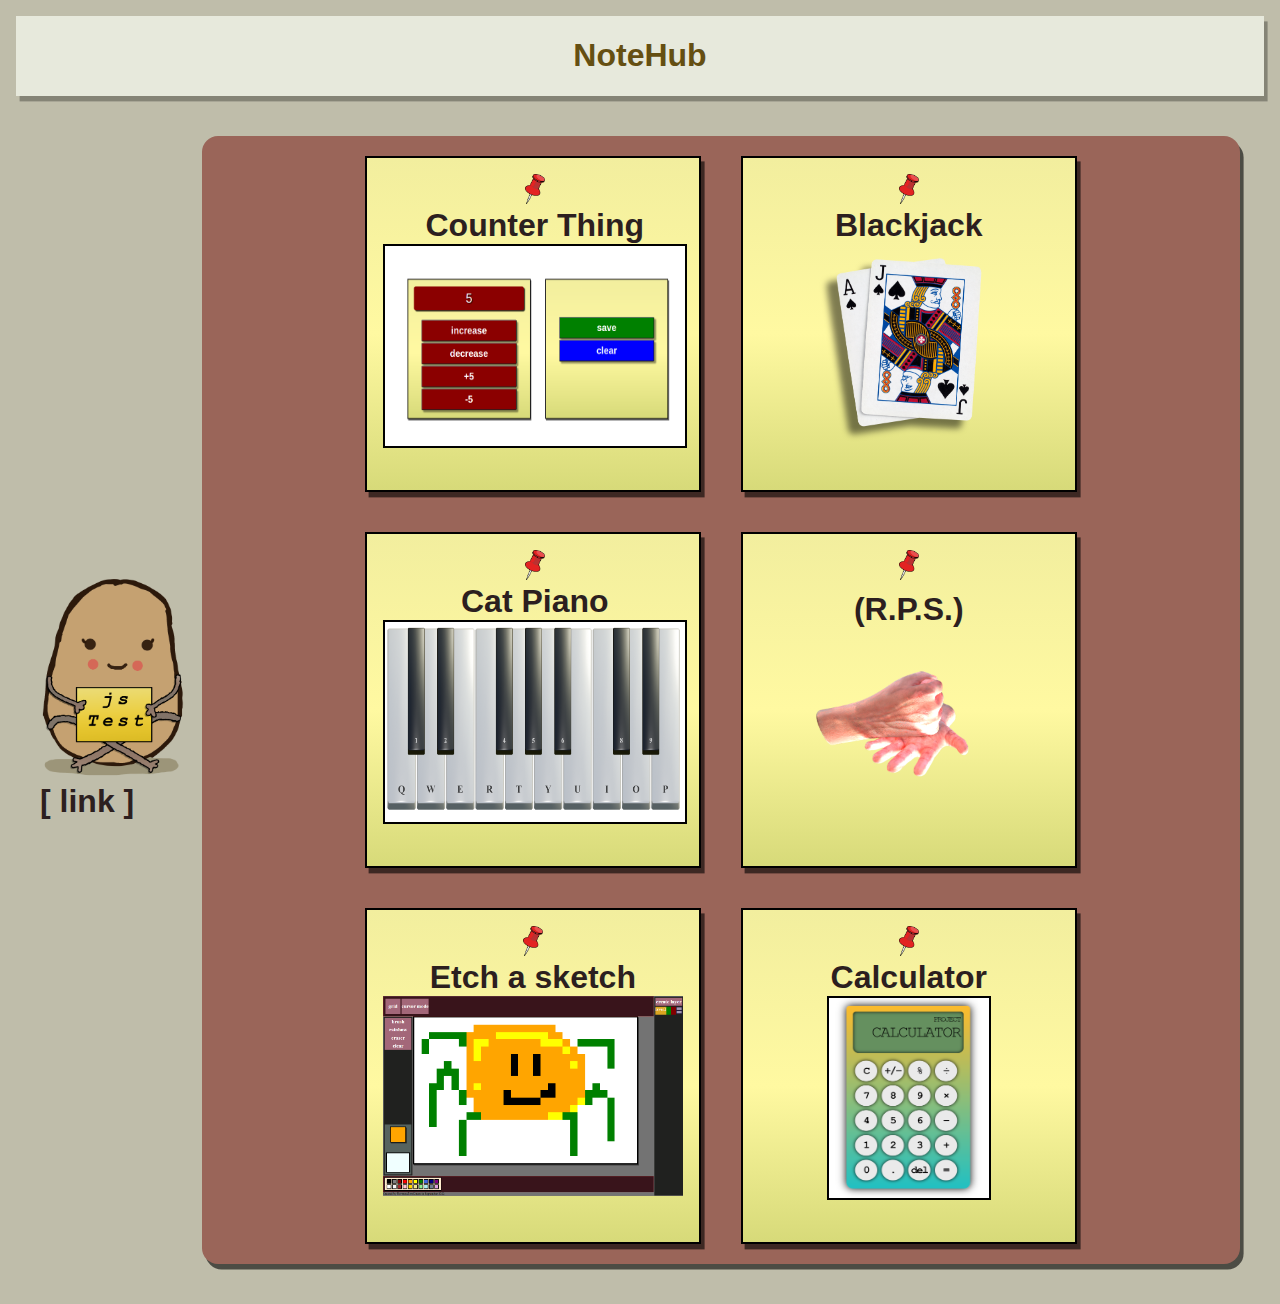
<file: index.html>
<!DOCTYPE html>

<html>
    <head>
        <meta charset="utf-8">
        
        <title>JavaScript test</title>
        <link rel="stylesheet" href="style.css">
        <meta name="viewport" content="width=1024px">
       
    </head>




    <body>


        <div class="div-main">      
        <span class="big-header"><h1>NoteHub</h1></span>

        <div class="div-organizer">


        <div class="cute">
            <img src="img/cute.png" alt="cute dino"><br>
            <a href="index.html">[ link ]</a>
        </div>


        <div class="content">


            <div class="mini-content" style="flex-direction: column;">
                <img src="img/needle.png" alt="">
                <a href="project1/project1.html" style="font-size:32px; text-align: center;">Counter Thing
                 <img src="img/project1.png" style="height: 200px; width: 300px; border: black solid 2px;">
                </a>
               
            </div>


            <div class="mini-content" style="flex-direction: column;">
                
                <img src="img/needle.png" alt="">
                <a href="project2/project2.html" style="font-size:32px; text-align: center;">Blackjack
                 <img class="img_shadow" src="img/blackjack.png" style="height: 200px;">
                </a>
               
            </div>


            <div class="mini-content">
                <img src="img/needle.png" alt=""><a href="project3/index.html" style="font-size:32px; text-align: center;">Cat Piano
                 <img src="img/piano.png" style="height: 200px; width: 300px; border: black solid 2px;"><br> 
            </div>

            <div class="mini-content" style="flex-direction: column;">
                <img src="img/needle.png" alt="">
                <a href="project4/index.html" style="font-size:32px; text-align: center;">(R.P.S.)
                 <img src="img/rps.png" style="height: 200px; width:200px">
                </a>
               
            </div>

            <div class="mini-content" style="flex-direction: column;">
                <img src="img/needle.png" alt="">
                <a href="project5/index.html" style="font-size:32px; text-align: center;">Etch a sketch
                 <img src="img/etch.png" style="height: 200px; width:300px">
                </a>
            </div>
            
            <div class="mini-content" style="flex-direction: column;">
                <img src="img/needle.png" alt="">
                <a href="project6/index.html" style="font-size:32px; text-align: center;">Calculator
                 <img src="img/calculator.png" style="height: 200px; width:160px;border: black solid 2px;">
                </a>
               
            </div>



    </div>
        



    </div>  
    </body>
</html>
</file>
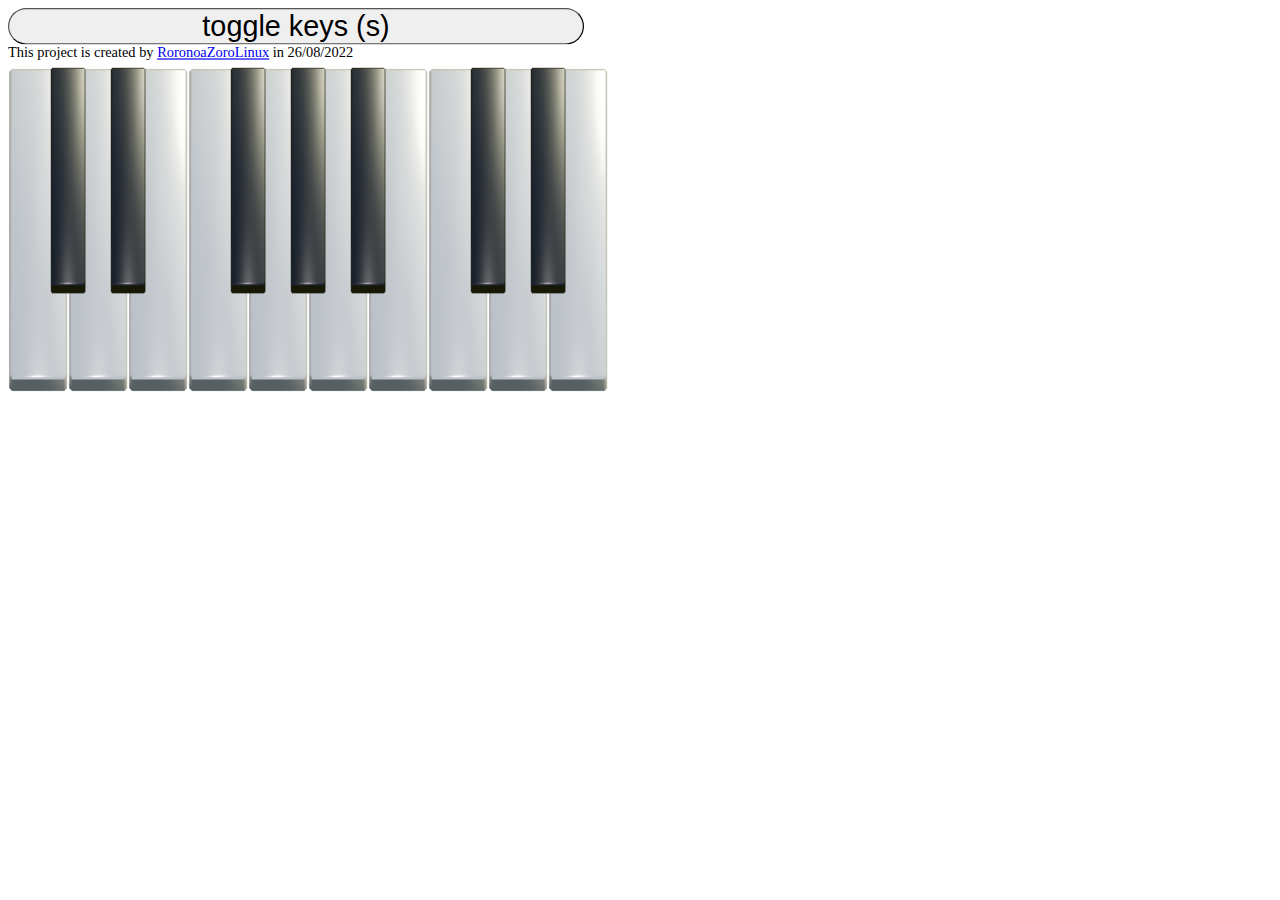
<file: project3/index.html>
<!DOCTYPE html>
<html lang="en-us">
  <head>
    <meta charset="utf-8">
    <meta name="viewport" content="width=950px , user-scalable=0">
    <title>piyano</title>

    <style>


    body{
      height: 80vh;
      transform-origin: top left;
      display: flex;
      flex-direction: column;
   
    
    }

    button{
      font-size: 3em;
      max-width: 20em;
      border-radius: 2em;

    }
   .img_key{
    background: url(sprites.png) 0px;
    
    height: 550px;
    width: 100px;
    top:2em;
    position: fixed;
    transform-origin: top center;
   
    
   }

   .img_key_black{
    background: url(sprites.png) 1000px;
    
    height: 550px;
    width: 100px;
    position: fixed;
    left: 50px;
    top:2em;
    transform-origin: top center;

    -webkit-transform: scale(0.6, 0.7);
    -moz-transform: scale(0.6 ,0.7);
    -o-transform: scale(0.6, 0.7);
    transform: scale(0.6 , 0.7);
    overflow: hidden;
  
   }

   .img_key *,
   .img_key_black *{
    pointer-events: none;
   }


   .keyboard{
    
    display: flex;

   

   }
   p{
    display: flex;
    align-items: flex-end;
    text-align: center;
    justify-content: center;
    font-size: 32px;
    user-select: none;

   }
   .note{
    
    font-weight: bold;
    opacity: 0.7;
    margin-bottom: 50px;
    display: inline;
   }



@media(max-width: 1921px) {
  body {
       -webkit-transform: scale(0.8);
    -moz-transform: scale(0.8);
    -o-transform: scale(0.8);
    transform: scale(0.8);
  }
}

@media(max-width: 1369px) {
  body {
    -webkit-transform: scale(0.6);
    -moz-transform: scale(0.6);
    -o-transform: scale(0.6);
    transform: scale(0.6);
  }
}

@media(max-width: 800px) {
  body {
    -webkit-transform: scale(0.5);
    -moz-transform: scale(0.5);
    -o-transform: scale(0.5);
    transform: scale(0.5);
  }
}

@media(orientation: portrait) {
  body {
    -webkit-transform: scale(.9);
    -moz-transform: scale(.9);
    -o-transform: scale(.9);
    transform: scale(.9);
  }
}

.black{
  color:white;
}

*{
  touch-action: manipulation;
}


    </style>
  </head>

  <body>

    <span class="keyboard">
    <p data-key="1"  class="img_key"> <span class="note">Q</span> </p>
    <p data-key="2"  class="img_key"> <span class="note">W</span> </p>
    <p data-key="3"  class="img_key"><span class="note">E</span></p>
    <p data-key="4"  class="img_key"><span class="note">R</span></p>
    <p data-key="5"  class="img_key"><span class="note">T</span></p>
    <p data-key="6"  class="img_key"><span class="note">Y</span></p>
    <p data-key="7"  class="img_key"><span class="note">U</span></p>
    <p data-key="8"  class="img_key"><span class="note">I</span></p>
    <p data-key="9"  class="img_key"><span class="note">O</span></p>
    <p data-key="10" class="img_key"><span class="note">P</span></p>
    <p data-key="11" data-pos="0" class="img_key_black"><span class="note black">1</span></p>
    <p data-key="12" data-pos="1" class="img_key_black"><span class="note black">2</span></p>
    <p data-key="13" data-pos="3" class="img_key_black"><span class="note black">5</span></p>
    <p data-key="14" data-pos="4" class="img_key_black"><span class="note black">6</span></p>
    <p data-key="15" data-pos="5" class="img_key_black"><span class="note black">7</span></p>
    <p data-key="16" data-pos="7" class="img_key_black"><span class="note black">9</span></p>
    <p data-key="17" data-pos="8" class="img_key_black"><span class="note black">0</span></p>
  

    </span>
    <button onclick="showNotes()">toggle keys (s)</button>

    <div style="font-size: 1.5em;">This project is created by <a href="https://github.com/RoronoaZoroLinux">RoronoaZoroLinux</a> in 26/08/2022</div>
</body>

<script>

  alert(`This project is created by RoronoaZoroLinux in 26/08/2022 for studying some certain concepts, because of that; none of the bugs you will encounter will be fixed (for future reference). All graphics are created by myself in a 3d modelling program.`)

    const sounds =[];

    for (let i = 0 ; i < 17 ; i++){

      sounds[i] = new Audio(`notes/${i+1}.mp3`);
      
    }

    showNotes()
    showNotes()

    

    let key = document.querySelectorAll('.img_key');
    let key2 = document.querySelectorAll('.img_key_black');
  
    const array_white_keys = Array.from(key);
    const array_black_keys = Array.from(key2)
    const all_keys = array_white_keys.concat(array_black_keys); 
    
    all_keys.forEach(key => {
      key.addEventListener("mousedown" , key => playAnim(key))
    });

    array_black_keys.forEach(key => 
    {
      let datakey = key.dataset.pos;
      console.log(key.dataset.pos);
      key.style.left = (datakey*100 + 50) + "px";
    
    });

    array_white_keys.forEach(key => 
    {
      let datakey = key.dataset.key;
      key.style.left = ((datakey-1)*100) + "px";
    
    });


  const playAnim = async (e , enumarator = 'null' , val = 'null') => {
    
    let data_set_key;
    let target_classname;
    let target_style_background;
   
    let black =false;
   
    if(e.constructor.name == "KeyboardEvent") {
      
      console.log(enumarator);
      
      data_set_key =enumarator;
  
      if(enumarator > 10) black = true;
      
      target_style = val.style;
      
      
    }

    else if(e.constructor.name == "MouseEvent") {

      data_set_key = e.target.dataset.key;
      target_classname = e.target.className;
      target_style = e.target.style;

    }

    else return;
    
    
    

    sounds[(data_set_key)-1].currentTime = 0;
    sounds[(data_set_key)-1].play();


    if(target_classname == "img_key_black"){   
      black =true;
    }
  

    for ( let i = 1 ; i < 10 ; i++) {


      await new Promise(r => setTimeout(r, 10));
      
      if(black){
        target_style.background = `url(sprites.png) ${ -1000 - i*100}px`
      }
      else{
        target_style.background = `url(sprites.png) ${ i*-100}px`
      }
    }
    
    for ( let i = 1 ; i < 11 ; i++) {

      await new Promise(r => setTimeout(r, 10));

      if(black){
        target_style.background = `url(sprites.png) ${ -2000 + i*100}px`
      }
      else{
        target_style.background = `url(sprites.png) ${(-1000)+(i*100)}px`
      }
      
      
    }


}


function showNotes(){
  const array =  Array.from(document.querySelectorAll(".note")).forEach( element => { element.style.display == 'inline' ? element.style.display = 'none' : element.style.display ='inline'});
 


}

const enumKeys = {

q: 1, Q:1,
w: 2, W:2,
e: 3, E:3,
r: 4, R:4,
t: 5, T:5,
y: 6, Y:6,
u: 7, U:7,
ı: 8, I:8, i:8,
o: 9, O:9,
p: 10, P:10,
"1": 11,
"2": 12,
"5": 13,
"6": 14,
"7": 15,
"9": 16,
"0": 17


}

window.addEventListener("keydown", e=> {
  
  if(e.key =="s" || e.key == "S"){
    showNotes();
  }
  if(!enumKeys[e.key]) return;

   let val = document.querySelector(`[data-key="${enumKeys[e.key]}"]`);
  
  playAnim(e ,enumKeys[e.key] ,val );

  })
  


</script>
</html>
</file>
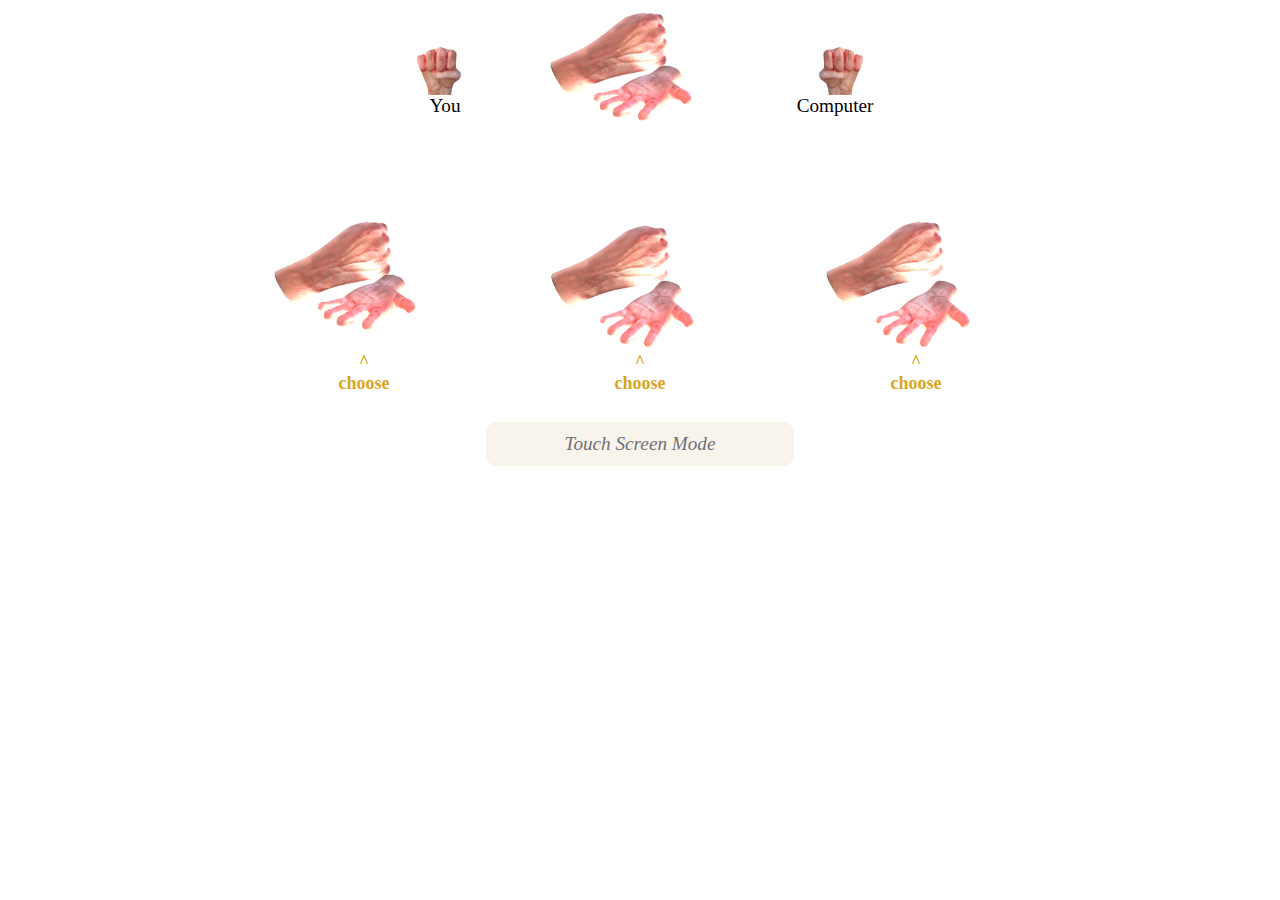
<file: project4/index.html>
<!DOCTYPE html>

<html>
    <head>
        <meta charset="utf-8">
        <meta http-equiv="X-UA-Compatible" content="IE=edge">
        <title>rps</title>
        <meta name="description" content="">
        <meta name="viewport" content="width=1024px , user-scalable=0">

        <style>

       




            body{
                height: 100vh;
                min-width: 1024px;
                background-color: white;

            }

            .counter,
            .computer_counter{
               
                background: url(sayac.png) 0px;
                height: 150px;
                width: 150px;
            }
            .counter{
                -webkit-transform: scaleX(-1);
                transform: scaleX(-1);
            }

            .sprite,
            .sprite1,
            .sprite2,
            .sprite3{
                background-color: white !important;
                height: 300px;
                width: 300px;
                margin :3rem;
                display: flex;
                align-items: flex-end;
                justify-content: center;
            }

            .sprite1{
                background: url(css_sprites.png) -3000px no-repeat !important;
            }
            .sprite2{
                background: url(css_sprites.png) -9000px no-repeat !important;
                
            }
            .sprite3{
                background: url(css_sprites.png) -6300px no-repeat !important;
            }



       


            .container{
                display: flex;
                text-align: center;
                flex-direction: row;
                justify-content: center;
                align-items: center;
                gap: 5vw;
                
            }

            .gray{
                transition: all 1s ease;
                filter: gray; /* IE6-9 */
                -webkit-filter: grayscale(1); /* Google Chrome, Safari 6+ & Opera 15+ */
                filter: grayscale(1); /* Microsoft Edge and Firefox 35+ */
            }

            .selected{
                transition: all 1s ease;
                scale: 1.2;
            }
            .mobile{
                display: none;
                font-size: 5rem;
            }

            .box{
                height: 300px;
                width:  300px;

            }

            .choose{
                color: goldenrod;
               font-weight: bolder;
               font-size: 30px;


            }

            .touch{
                background-color: rgba(244, 237, 225, 0.625);
                color: rgb(111, 111, 118);
               
                bottom: 0px;
                height: 8vh;
                width: 40vw;
                border-radius: 2vh;
                justify-content: center;
                font-size: 2rem;
                display: flex;
                align-items: center;
                font-style: italic;
            }
            @media (orientation : portrait){
                
                body *{
                    display: none;
                }
                .mobile{
                    display: block;
                
                }   
                
            }

            @media(max-height: 900px){
                body{
                    zoom: 0.6;
                }
            }

            .sprite *{
                pointer-events: none;
            }

            *{
                
                -webkit-user-select: none; /* Safari */        
                -moz-user-select: none; /* Firefox */
                -ms-user-select: none; /* IE10+/Edge */
                user-select: none; /* Standard */
                touch-action: manipulation;
            }





        </style>

    </head>



    <body>
        <div class="mobile">Oppss! It seems like you are trying to display this page on portrait mode. You must be on landscape mode to enter this project.  </div>
       
        <div style="display:flex; justify-content:center; gap:100px">
        <div >
            <div class="counter" ></div>
            
            <div style="font-size: 32px; text-align: center;">You</div> 
        </div>
        <div data-type="0" class="box"></div>
        <div >
            <div  class="computer_counter" ></div>
            
            <div style="font-size: 32px; text-align: center;">Computer</div> 
        </div>

        </div> 
        
        <div class="container">

            <div data-type="0" data-ss = "0" class="sprite"><div class="choose"><div>^</div><div>choose</div></div></div> 
            <div data-type="11" class="sprite"><div class="choose"><div>^</div><div>choose</div></div></div> 
            <div data-type="22" class="sprite"><div class="choose"><div>^</div><div>choose</div></div></div> 
        </div>

        
        <center><div class="touch">Touch Screen Mode</div></center>

    

        <script>
            let selected = false
            let touchscreen = false;

            sprite = document.querySelectorAll(".sprite");  
            sprites = Array.from(sprite);
            
            let player = 0;
            let computer = 0;
            let player_selection;
            let computer_selection;
            
            let finger = 0;
            let computer_finger = 0;
        
        const playCounter = async(computer) => {
       let i;
       let j;
       let fingy;
       if (computer == true) fingy = computer_finger;
       else fingy = finger;

        switch (fingy)
            {
                case 1:
                    i = 0;
                    j = 40;
                     break;
                case 2:
                    i = 40;
                    j = 60;
                     break;
                case 3:
                    i = 60;
                    j = 73;
                     break;
                case 4:
                    i = 73;
                    j = 80;
                     break;
                case 5:
                    i = 80;
                    j = 90;
                     break;
            }     

        for(; i < j ; i++){
            
        await new Promise(r => setTimeout(r, 35));
        
        if(computer) document.querySelector(".computer_counter").style = `background : url(sayac.png) ${(i*-150)}px !important;`;
        else document.querySelector(".counter").style = `background : url(sayac.png) ${(i*-150)}px !important;  -webkit-transform: scaleX(-1); transform: scaleX(-1);`;
           
        }
        }

            function newRound(){

                sprites.forEach( sp => {
                sp.addEventListener("mouseenter" , e => {playAnim(e)} , {once: true});
                sp.addEventListener("click", e => fselected(e.target))
            })

            Array.from(document.querySelectorAll("[data-type]")).forEach( a => { 
                a.style.background =`url(css_sprites.png) ${a.dataset.type *-300}px`; a.classList.remove("selected" , "gray");} 
                );
                
                selected = false;
            }
            

            newRound();
           
            
      

            const playAnim = async(e) => {
        
            if(!selected && !touchscreen){

            for(let i = 0 ; i < 11 ; i++ ){
                
            await new Promise(r => setTimeout(r, 35));
            if(!selected){
             e.target.style.background = `url(css_sprites.png) ${(e.target.dataset.type * 300) + (-300 *i)}px`
                }
            }
          }

        }

       



            function fselected(e){

                if(!selected){
                
                    player_selection = e.dataset.type;
                    e.classList.add("selected");

                    sprites.forEach( sp => {
                    if(sp.dataset.type != e.dataset.type){
                       

                        sp.classList.add("gray");
                    }    
                    })
                    playResult();
                    selected = true;
                }

                
                
 }

            const playResult = async() =>{
               
                let b = [11,0,22,22,11,0];
                
                for(let i = 0 ; i < 20 ; i++){
                    let a = Math.floor(Math.random()*3);
                    let c = Math.floor(Math.random()*3);
                    let foo = b[a];
                    b[a] = b[c]
                    b[c] = foo;
                        
                } 

                let a = b[0];
                computer_selection = a;

            for(let i = 0 ; i < 11 ; i++ ){
                

                await new Promise(r => setTimeout(r, 35));
                    document.querySelector(".box").style.background = `url(css_sprites.png) ${(a * 300) + (-300 *i)}px`
                }

      
          

                if (computer_selection == player_selection){
                    console.log("draw");
                }
                if (computer_selection == 0 && player_selection== 11){
                    console.log("you win");
                    finger++;
                    playCounter(false);
                }
                if (computer_selection == 11 && player_selection== 0){
                    console.log("computer win");
                    computer_finger++;
                    playCounter(true);
                }
                if (computer_selection == 11 && player_selection== 22){
                    console.log("you win");
                    finger++;
                    playCounter(false);
                }
                if (computer_selection == 22 && player_selection== 11){
                    console.log("computer win");
                    computer_finger++;
                    playCounter(true);
                }
                if (computer_selection == 0 && player_selection== 22){
                    console.log("computer win");
                    computer_finger++;
                    playCounter(true);
                }
                if (computer_selection == 22 && player_selection== 0){
                    console.log("you win");
                    finger++;
                    playCounter(false);
                }
                await new Promise(r => setTimeout(r, 2000));
                if(finger < 5 && computer_finger < 5) newRound();
                else{
                    if(finger > computer_finger){
                        alert("You win!");
                    }
                    else{
                        alert("Computer wins!")
                    }
                }
                

            }

            function touch(){

                document.querySelector("[data-ss ='0']").classList.replace('sprite','sprite1');//makas
                document.querySelector("[data-type ='11']").classList.replace('sprite','sprite2');//taş
                document.querySelector("[data-type ='22']").classList.replace('sprite','sprite3');//kaıt

            }

            document.querySelector(".touch").addEventListener("click" , e => { touchscreen = true; touch()})
       
        </script>
    </body>
</html>
</file>
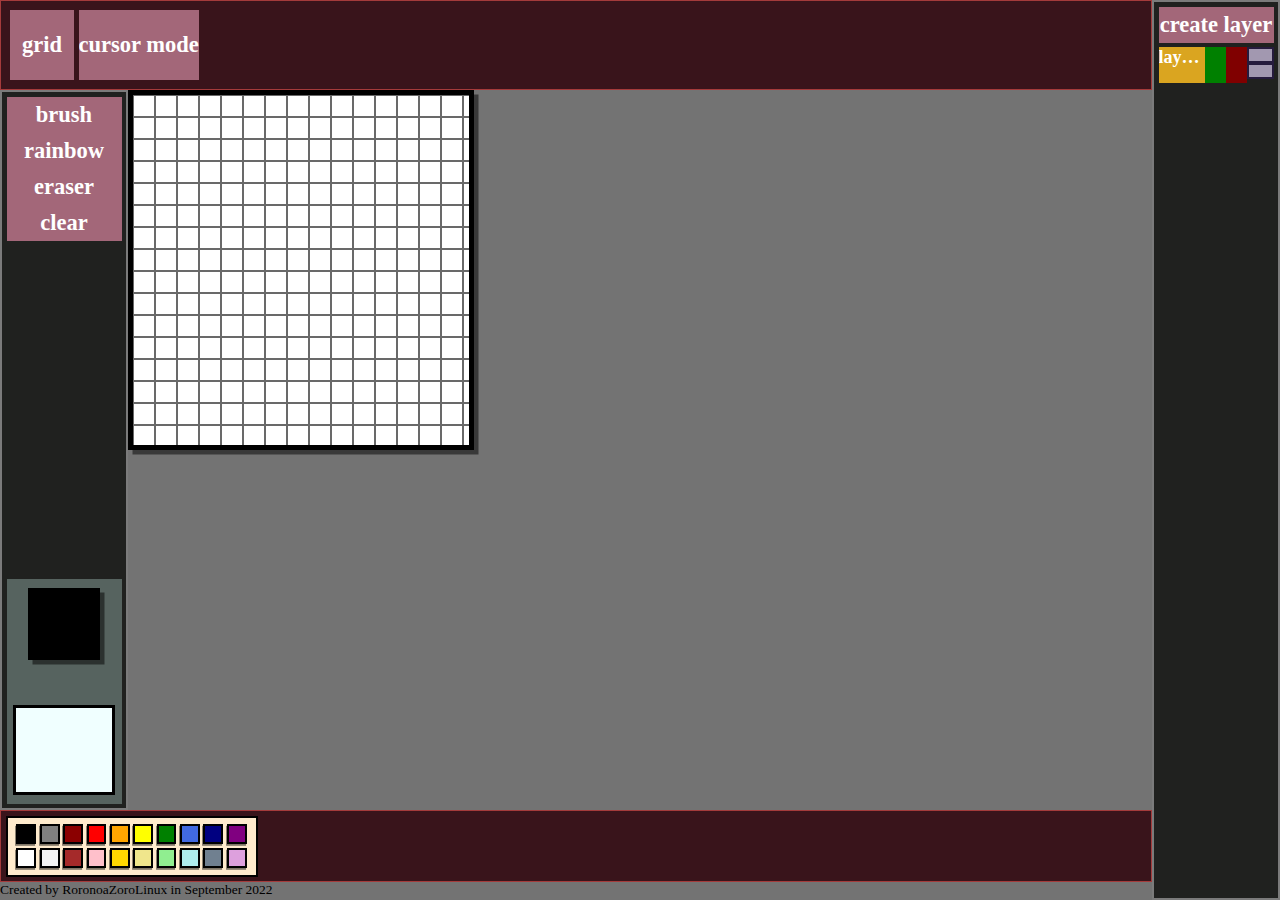
<file: project5/index.html>
<!DOCTYPE html>

<html>
    <head>
        <meta charset="utf-8">
        <meta http-equiv="X-UA-Compatible" content="IE=edge">
        <title>Etch a scetch!</title>
        <meta name="description" content="">
        <meta name="viewport" content="width=device-width, initial-scale=1">
        <link rel="stylesheet" href="style.css">
    </head>
    <body>

        <div class="layerbox">
            <div class="div_button" id="btn_create_layer">create layer</div>
        </div>
        <div class="content">
            <div class="header">
                <div class="div_button" id="btn_grid">grid</div>
                <div class="div_button" id="btn_mouseMode">cursor mode</div>
                

            </div>
            <div class="horizontal_panel">
                
                
                <div class="toolbox"> 
                    <div>
                    <div class="div_button" id="btn_black">brush</div>
                    <div class="div_button" id="btn_rainbow">rainbow</div>
                    <div class="div_button" id="btn_eraser">eraser</div>
                    <div class="div_button" id="btn_clear">clear</div>
                    </div>
                    
                    <div class="div_color_pick">
                        <div>
                            <div id="selected_color"></div>
                        </div>

                        <div>
                            <div id="color_picker"></div>
                        </div>

                    </div>
                    
                </div>
                
                <div class="scroll"><div class='box'><div class="container"></div></div>
            
            </div>

            
            </div>
            <div class="footer">
                <div class="colors_container">
                    <div style="margin: auto">
                        <div class="colorcolumn">
                            <div data-color="black" class="color"></div>
                            <div data-color="gray"  class="color"></div>
                            <div data-color="darkred" class="color"></div>
                            <div data-color="red" class="color"></div>
                            <div data-color="orange" class="color"></div>
                            <div data-color="yellow" class="color"></div>
                            <div data-color="green" class="color"></div>
                            <div data-color="royalblue" class="color"></div>
                            <div data-color="navy" class="color"></div>
                            <div data-color="purple"class="color"></div>
   
                        </div>
                        <div class="colorcolumn">
                            <div data-color="white" class="color"></div>
                            <div data-color="whitesmoke" class="color"></div>
                            <div data-color="brown" class="color"></div>
                            <div data-color="pink" class="color"></div>
                            <div data-color="gold"class="color"></div>
                            <div data-color="khaki"class="color"></div>
                            <div data-color="lightgreen"class="color"></div>
                            <div data-color="paleturquoise"class="color"></div>                           
                            <div data-color="slategray"class="color"></div>
                            <div data-color="plum"class="color"></div>
                          
                        </div>
                    </div>

                </div>
            </div>
            <div class="roronoa">Created by RoronoaZoroLinux in September 2022</div>
        </div>



        <script src="script.js" async defer></script>
    </body>
</html>
</file>
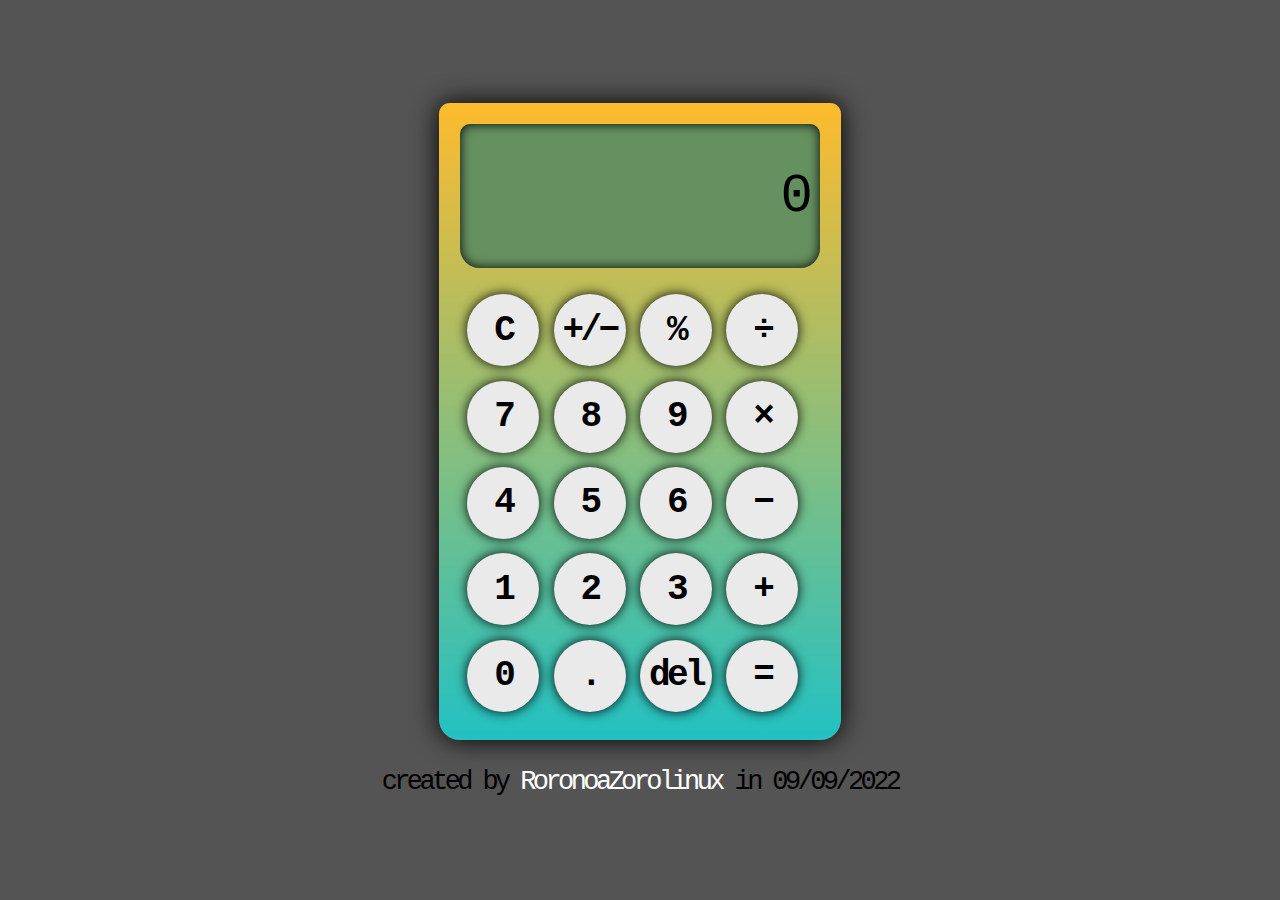
<file: project6/index.html>
<!DOCTYPE html>
<html lang="en">
<head>
    <meta charset="UTF-8">
    <meta http-equiv="X-UA-Compatible" content="IE=edge">
    <meta name="viewport" content="width=device-width, initial-scale=1.0">
    <title>Calculator</title>
    <link rel="stylesheet" href="style.css">
</head>
<body>
<div>
<div class="container">
        <div class="column">
            <div class="screen">
                <div class="column1"></div>
                <div class="column2">0</div>  
            </div>
        </div>
        <div class="column">    
        <div data-key ="C" class="dot op">C</div>
        <div data-key ="PM" class="dot op">+/−</div>
        <div data-key ="PERCENT" class="dot op">%</div>
        <div data-key ="DIVIDE" class="dot FUNC">÷</div>
        </div>
        <div class="column">    
        <div data-key ="7" class="dot num">7</div>
        <div data-key ="8" class="dot num">8</div>
        <div data-key ="9" class="dot num">9</div>
        <div data-key ="MULTIPLY"class="dot FUNC">×</div>
        </div>
        <div class="column">    
        <div data-key ="4" class="dot num">4</div>
        <div data-key ="5" class="dot num">5</div>
        <div data-key ="6" class="dot num">6</div>
        <div data-key ="MINUS" class="dot FUNC">−</div>
        </div>
        <div class="column">    
        <div data-key ="1" class="dot num">1</div>
        <div data-key ="2" class="dot num">2</div>
        <div data-key ="3" class="dot num">3</div>
        <div data-key ="PLUS" class="dot FUNC">+</div>
        </div>
        <div class="column">    
        <div data-key ="0" class="dot num">0</div>
        <div data-key ="DOT" class="dot op">.</div>
        <div data-key ="DEL" class="dot op">del</div>
        <div data-key ="RESULT" class="dot op">=</div>
        </div>
</div>
</div>
<div class="roro">created by <a href="https://github.com/RoronoaZoroLinux">RoronoaZorolinux</a> in 09/09/2022</div>
<script src="script.js"></script>
</body>
</html>
</file>
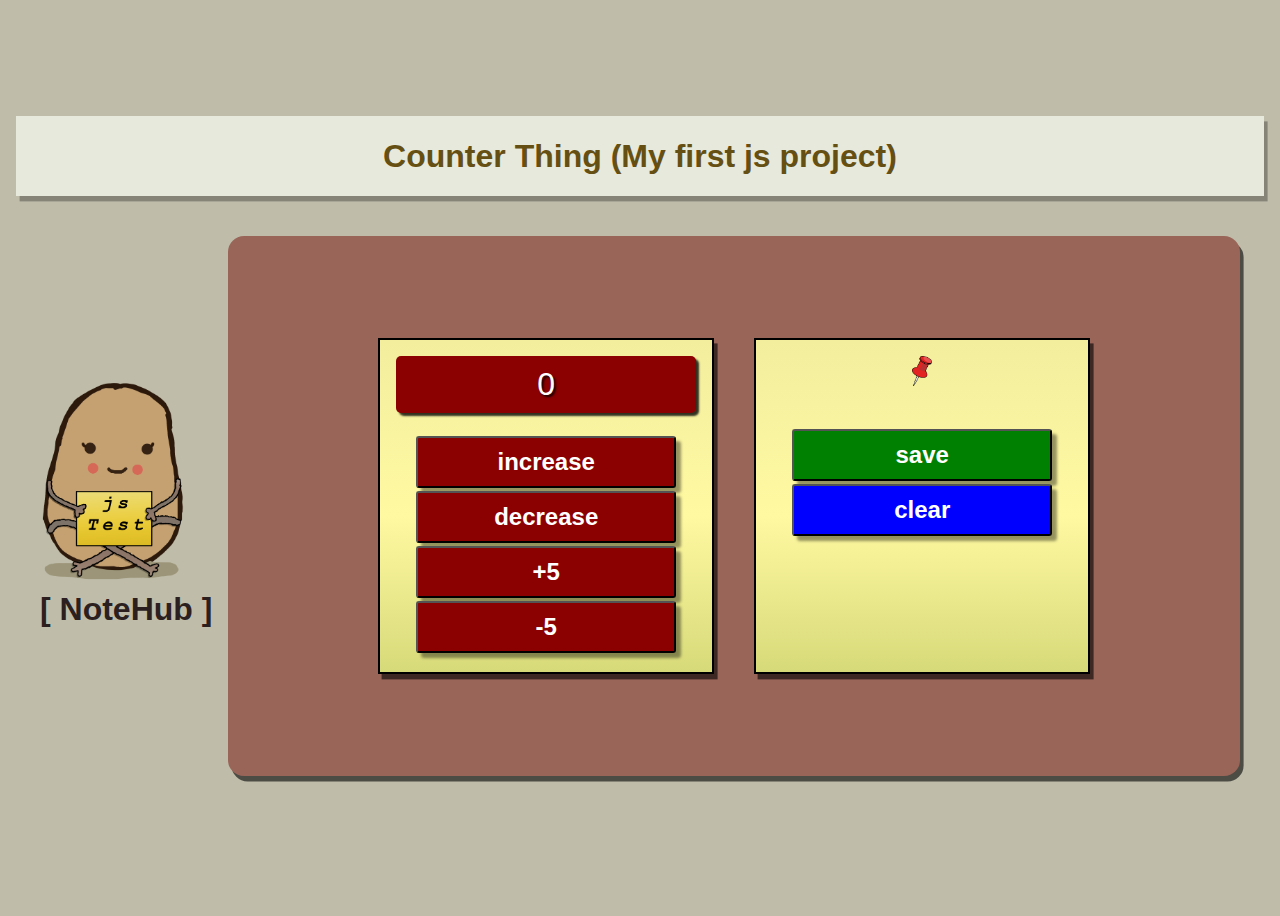
<file: project1/project1.html>
<!DOCTYPE html>

<html>
    <head>
        <meta charset="utf-8">
        
        <title>JavaScript test</title>
        <link rel="stylesheet" href="../style.css">
        <link rel="stylesheet" href="project1_style.css">
        

        <meta name="viewport" content="width=1024px , user-scalable=0">
       
    </head>




    <body>



        <div class="div-main">      
        <span class="big-header"><h1>Counter Thing (My first js project)</h1></span>

        <div class="div-organizer">


        <div class="cute">
            <img src="../img/cute.png" alt="cute">
            <a href="../index.html"><br>[ NoteHub ]</a>
        </div>


        <div class="content">


            <div class="mini-content"> 
               <div id="jscript"></div>
               <button id="increment-btn" onclick="increment()">increase</button>
               <button id="decrease-btn" onclick="decrease()">decrease</button>
               
               
                 <button onclick="plus_5()">+5</button>
                 <button onclick="minus_5()">-5</button>
          
              
            </div>

            <div class="mini-content">
                <img src="../img/needle.png" alt=""> <br> 
               <button style="background-color: green;" onclick="save()">save</button>
               <button style="background-color: blue;" onclick="clear_saved()">clear</button>

                <p id="counter_saved" style="text-align: center; font-size: smaller;"></p>
                
            </div>
            
        </div>


    </div>
        



    </div>  



    <script src="project1_js.js"></script>
    </body>
</html>
</file>
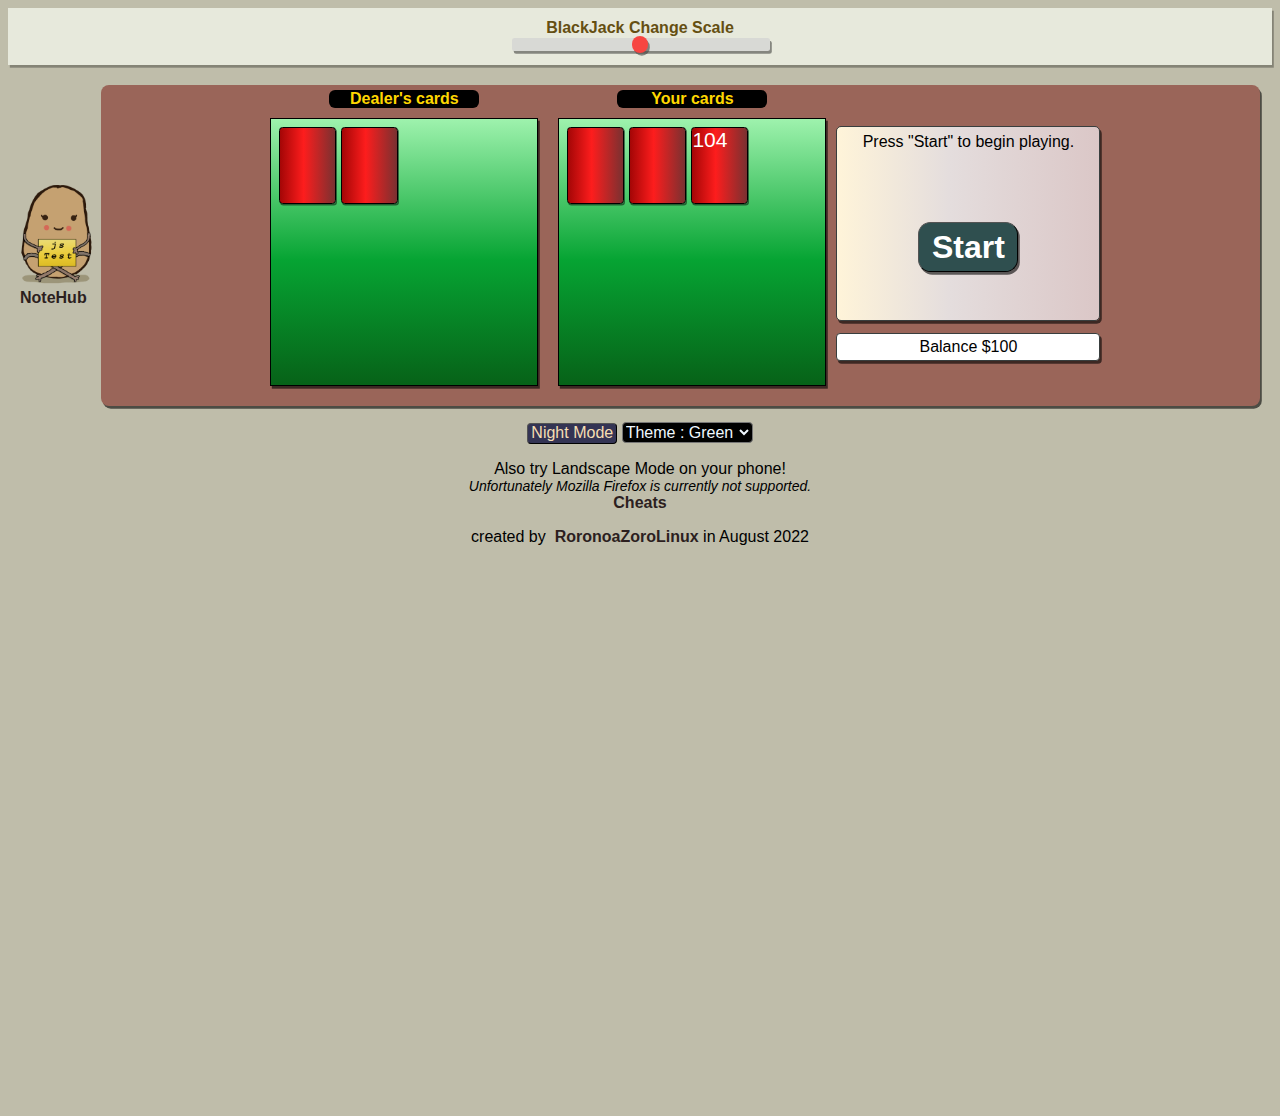
<file: project2/project2.html>
<!DOCTYPE html>

<html>
    <head>
        <meta charset="utf-8">
        
        <title>JavaScript test</title>
    
        <link rel="stylesheet" href="project2_style.css">
        

        <meta name="viewport" content="width=1024px , user-scalable=0">
       
    </head>




    <body>



        <div class="div-main">      
        <span class="big-header" id="big-header" style="text-align: center;"><h1>BlackJack <span id="change_scale"> Change Scale</span><span class="slidecontainer">
            <input type="range" min="1" max="100" value="50" class="slider" id="myRange">
        </span></h1></span>

        <div class="div-organizer">


        <div class="cute" id="cuteid">
            <img src="../img/cute.png" alt="cute dino">
            <a href="../index.html"><br>NoteHub</a>
            
            
        </div>
        

        <div class="content" id="content">


            <div style="display:flex; flex-direction:column; font-size: 36px; ">
                <span style="color: gold; font-weight: bold; background-color: rgb(0, 0, 0); width: 300px; align-self: center; text-align:center; border-radius: 12px;">Dealer's cards</span>
                <div class="blackjack-game" id="table1">
                 
                    <div class="table" >
                        <div class="card" id="dealer_card_1">
                            <p id="symbol1canvasdealer1"></p>
                            <p id="canvasdealer1" style=" text-align:center; align-self: center ; display:flex;"></p>
                            <p id="symbol2canvasdealer1" style="align-self:flex-end;"></p>
    
                        </div>
    
                        <div class="card" id="dealer_card_2">
    
                            <p id="symbol1canvasdealer2"></p>
                            <p id="canvasdealer2" style=" text-align:center;align-self: center ; display:flex;"></p>
                            <p id="symbol2canvasdealer2" style="align-self:flex-end;"></p>
    
                        </div>
    
                     
                    </div>





                  <div id="dealer_new_cards" class="newCards">
        
            
                  </div>
                 
                        
                          
                </div>
                
                

         
           
            </div>
      
        <div style="display:flex; flex-direction:column; font-size: 36px; ">
            <span style="color: gold; font-weight: bold; background-color: rgb(0, 0, 0); width: 300px; align-self: center; text-align:center; border-radius: 12px;">Your cards</span>
            <div class="blackjack-game"  id="table2" >
             
                <div class="table">
                    <div class="card" id="card1">
                        <p id="symbol1canvas"></p>
                        <p id="canvas" style=" text-align:center;align-self: center ; display:flex;"></p>
                        <p id="symbol2canvas" style="align-self:flex-end;"></p>

                    </div>

                    <div class="card" id="card2">

                        <p id="symbol1canvas2"></p>
                        <p id="canvas2" style=" text-align:center;align-self: center ; display:flex;"></p>
                        <p id="symbol2canvas2" style="align-self:flex-end;"></p>

                    </div>

                    <div class="card backside" id="deck_count">

                      104

                    
                    </div>
                </div>
               <div class="newCards" id="newCardsid">
    
               </div>
      

            </div>
        </div>
            <div>
            <div id="game_controller">

                <div id="text_box">Press "Start" to begin playing.</div>
               <div><button id="second_card" onclick="funct_second_card()">Reveal second card</button></div>
                <div> <button id="start_button" onclick="funct_start()">Start</button></div>
                <div id="draw_card">

                    <button onclick="funct_draw_card(false)">Draw Card</button>
                   
                    <button onclick="funct_stay()">Stay</button> 
                
                </div>

                <div><button id="reset" onclick="reset()">Play Again</button></div>

                <div id="bet_buttons">    
                    <div>
    
                        <div><button onclick="render_bet(-1)">-1</button> <button onclick="render_bet(1)">+1</button></div>
                        <div><button onclick="render_bet(-5)">-5</button> <button onclick="render_bet(5)">+5</button></div>
                        <div><button onclick="render_bet(-10)">-10</button> <button onclick="render_bet(10)">+10</button></div>
                        <div><button onclick="render_bet(-100)">-100</button> <button onclick="render_bet(100)">+100</button></div>
                     </div>

                     <div id="entered_bet">0</div>
                     <div id="enter_bet_button" onclick="funct_enter_bet()" style="align-self: center;"><button >enter</button></div>
                    
                </div>
                

            
          
         </div>


         <div id="balance">Balance $100</div>
        </div>
         
        </div>
        

         
         

    </div>  
 

    <div><center><button onclick="day_night_toggle()" id="toggle">Night Mode</button> <select id="theme_selector">
        <option value="green">Theme : Green</option>
        <option value="paper">Theme : Paper</option>
        <option value="dark">Theme : Dark</option>
        <option value="purple">Theme : Purple</option>
        
      </select>  </center></div>
    
    
      <div style="margin-top: 1em;" id="try"><center>Also try Landscape Mode on your phone!<div style="font-size: 28px; font-weight: lighter; font-style: italic;">Unfortunately Mozilla Firefox is currently not supported.</div><div><a id="cheats_link" onclick="document.getElementById('cheats').style.display = 'inline'">Cheats</a>  <select id="cheats">
        <option value="null">--- Select --</option>
        <option value="draw1">Draw 1</option>
        <option value="draw10">Draw 10</option>
        <option value="drawrandom">Draw Random</option>
        <option value="draw11">Dealer Draw 1</option>
        <option value="draw12">Dealer Draw 10</option>
        <option value="draw13">Dealer Draw Random</option>
        <option value="give">Give $1000</option>
        <option value="render">Render All Cards</option>
        

      </select>
</div></center></div>
      <div id="footer">created by &nbsp;<a id="footer_link" href="https://github.com/RoronoaZoroLinux">RoronoaZoroLinux</a>&nbsp;in August 2022</div >
    
        
    

        






      

        
        <script src="project2_js.js"></script>
  
   


    </body>
</html>
</file>
<file: style.css>
body{

font-family: 'Lucida Sans', 'Lucida Sans Regular', 'Lucida Grande', 'Lucida Sans Unicode', Geneva, Verdana, sans-serif;

display: flex;
min-height: 100vh;
background-color: #bfbdaa;
flex-direction: column;
justify-content: center;

}


.big-header{
background-color: #e7e9dc;
color:#654f12;
display: flex;
justify-content: center;
margin: 8px;
box-shadow: 0.4vh 0.6vh rgba(0, 0, 0, 0.3);


}

.div-organizer{
display: flex;
flex-grow: 1;
align-items: center;
padding: 32px;
gap: 16px;
}

.cute{


}

.cute img{

    height: 200px;
}

.content{

background-color: #9a6559;
flex-grow: 1;
color: rgb(0, 0, 0);
min-height: 60vh;
border-radius: 16px;
box-shadow: 0.4vh 0.6vh rgba(0, 0, 0, 0.6);
display: flex;
font-size: 32px;
flex-direction: row;
flex-wrap: wrap;
justify-content: center;
align-items: center;


}

.mini-content{
margin: 20px;
background: rgb(242,238,158);
background: linear-gradient(180deg, rgba(242,238,158,1) 0%, rgba(255,249,161,1) 53%, rgba(215,218,121,1) 100%);
border: 2px solid black;
box-shadow: 0.4vh 0.6vh rgba(0, 0, 0, 0.6);
width: 300px;
height: 300px;
padding: 16px;
display: flex;
flex-direction: column;
flex-wrap: wrap;
min-width: none;
gap: 3px;

}


.mini-content img{
    height: 30px;
    align-self: center;
}

a{
    text-decoration: none;
    color:rgb(44, 31, 31);
    font-weight: bold;
    font-size: 32px;
   
}

.img_shadow {

    filter: drop-shadow(-10px 8px 3px rgba(0, 0, 0,0.5));
 }

 @media (max-height: 800px){
    body{zoom: 0.6;}
 }
</file>
<file: project5/style.css>
html {
    box-sizing: border-box;
    -webkit-touch-callout: none;
    -webkit-user-select: none; 
     -khtml-user-select: none; 
       -moz-user-select: none; 
        -ms-user-select: none; 
            user-select: none; 
  }
  *, *:before, *:after {
    box-sizing: inherit;
  }

  .newDiv{
    box-sizing: content-box;
  }

  


  body{
    background-color: rgb(115, 115, 115);
    margin: 0px;
    padding: 0px;    
  }

  .box{
    width: 27vw;
    height: 40vh;
    border: 0.6vh solid;
    resize: both;
    overflow: hidden;

    max-width: 3vw;
    max-height: 3vh;
    box-shadow: 0.5vh 0.5vh rgba(0, 0, 0 , 0.5);

  }
  .box::-webkit-resizer {
  background-color: transparent;
    
}

.horizontal_panel{
  display: flex;
}

  .content{
    height: 80vh;
    display: flex;
    flex-direction: column;
  }

  .scroll{

    overflow: auto;
    width: 80vw;
    height: 80vh;
    max-width: 80vw;
    max-height: 80vh;
    padding-bottom: 5vh;
    padding-right: 5vh;

  }

  .container{

    display: grid;
    align-content:  start;
  
    background-color: white;
   /* overflow: hidden; /* use in resize mode update */
  
    max-height: fit-content;
    max-width: fit-content; 


         

  }

  .colors_container{
    margin-top: auto;
    margin-bottom: auto;
    height: 100%;
    width: 28vh;
    background-color: blanchedalmond;
    border: 0.3vh solid black;
    display: flex;
    justify-content: flex-start;
    flex-direction: column;
    
  }

  .colorcolumn{
    display: flex;
  }
  .color{
    margin: 0.2vh;
    height: 2.2vh;
    width: 2.2vh;
    background-color: rgb(127, 45, 45);
    border: 0.3vh solid black;
    box-shadow: -0.1vh 0.2vh rgba(0, 0, 0 , 0.5);
    


  }


  .toolbox,
  .layerbox{
    width: 10vw;
    height: 80vh;
    border: 0.3vh solid rgb(123, 123, 123);
    background-color: rgb(32, 33, 31);
    display: flex;
    flex-direction: column;
    padding: 0.5vh;
    gap:0.5vh;
    justify-content: space-between;
  }
  
  .layerbox{
    height: 100vh;
    position: absolute;
    right: 0px; 
    justify-content: flex-start;
  }

  .header,
  .footer{
    max-height: 10vh;
    min-height: 10vh;
    width: 90vw;
    border: 0.2vh solid rgb(164, 59, 59);
    background-color: rgb(57, 20, 27);
    display: flex;
    padding: 1vh;
    gap:0.5vh;
    
  }

  .footer{
    max-height: 8vh;
    min-height: 8vh;
    padding: 0.5vh;
  }

  .newDiv{

    border : 1px solid dimgray;
    /* transition: all 1s ease !important; */


}




.newDiv:hover{
  border : 4px solid rgb(230, 102, 102) !important;
  box-sizing: border-box;
  margin: auto;

}


button{
  font-size: 2vh;

  min-width: 5vw;
  border-radius: 1vh;
}


.div_button:hover{
background-color: orange;
}

.div_button{
  font-size: 2.5vh;
  font-weight: bold;
  min-height: 4vh;
  min-width: 5vw;
  color: white;
  background-color:rgb(163, 103, 121);
  justify-content: center;
  align-items: center;
  display: flex;
  overflow: hidden;
  text-overflow: ellipsis;

}


.div_color_pick{
  
  width: 100%;
  height: 25vh;
  background-color: rgb(86, 99, 95);
  display: flex;
  flex-direction: column;
  justify-content: center;
  align-items: center;
  gap:5vh
  
}

#selected_color{
  
  height: 8vh;
  width: 8vh;
  background-color: rgb(0, 0, 0);
  border: 0.4vh solid black;
  box-shadow: 0.5vh 0.5vh rgba(0, 0, 0 , 0.5);
}

#color_picker{
  height: 10vh;
  width: 8vw;
  background-color: azure;
  border: 0.4vh solid black;
}

.roronoa{
  
  font-size: 1.5vh;
  
}

.disablelayer{
  
  width: 3vh;
  height: 4vh;
  background-color: green;
  border: 0.3vh solid green;
  
}

.deletelayer{
  width: 3vh;
  height: 4vh;
  background-color: rgb(128, 0, 0);
  border: 0.3vh solid rgb(128, 0, 0);

}

.up,
.down{
  width: 3vh;
  height: 1.8vh;
  background-color: rgb(162, 152, 176);
  border: 0.3vh solid rgb(38, 27, 61);
  
}

.up:hover,
.down:hover{
  
  background-color: rgb(255, 255, 255);
  
  
}

.layercontainer{
  
  display: flex;
  
  
}
.div_layer_button{
  font-size: 2vh;
  font-weight: bold;
  height: 4vh;
  width: 5vw;
  max-width: 5vw;
  color: white;
  background-color:rgb(163, 103, 121);
  justify-content: center;
  align-items: center;
  overflow: hidden;
  text-overflow: ellipsis;

}
</file>
<file: project6/style.css>
html {
box-sizing: border-box;
-webkit-touch-callout: none;
-webkit-user-select: none; 
-khtml-user-select: none; 
-moz-user-select: none; 
-ms-user-select: none; 
user-select: none; 
font-size: 6vh;
font-family: 'Courier New', Courier, monospace;
letter-spacing: -0.4vh;
font-weight: 500;
}

*, *:before, *:after {
box-sizing: inherit;
}

*{
user-select: none;
touch-action: manipulation;
}

body{
background-color: rgb(84, 84, 84);
display: flex;
flex-direction: column;
justify-content: center;
align-items: center;
height: 100vh;
margin: 0px;
padding: 0px;
}

.dot {
height: 8vh;
width: 8vh;
background-color: #eaeaea;
border-radius: 50%;
display: flex;
justify-content: center;
align-items: center;
font-size: 4vh;
font-weight: bold;
margin: 0.8vh;
box-shadow:  0px 0px 1.3vh #040404;
}

.dot:hover{
background-color: rgb(0, 0, 0);
color: white;
transition: all 0.5s ease;
}

.container{
padding: 2.3vh;
max-width: 95vw;
border-radius: 1.2vh 1.2vh 2.3vh 2.3vh;
box-shadow: 0px 0px 3vh #000000;
/* gray theme /* background-color: rgb(84, 84, 84);*/
background: rgb(34,193,195);
background: linear-gradient(0deg, rgba(34,193,195,1) 0%, rgba(253,187,45,1) 100%);
margin-bottom: 3vh;
}
.screen{
text-align: right;
background-color: rgb(101, 144, 95);
height: 16vh;
width: 40vh;
margin-bottom: 2.1vh;
border-radius: 1.1vh 1.1vh 2.2vh 2.2vh;
box-shadow: inset 0px 0px 1.2vh #040404;
padding: 1.2vh;
display: flex;
flex-direction: column;
overflow-y: auto;
}

.column{
  display: flex;
}
.column1{
font-size: 3vh;
min-height: 3.5vh;
}

::-webkit-scrollbar {
  width: 1vh;
}
::-webkit-scrollbar-thumb {
  background: rgb(255, 149, 0);
  border-radius: 1vh;
}

.roro{
  font-size: 3vh;
  text-align: center;
}

a{
  color: white;
  text-decoration: none;
}
</file>
<file: project1/project1_style.css>
#jscript{
    
    background-color: darkred;
    padding : 10px;
    margin-bottom: 20px;
    border-color: rgb(131, 142, 142);
    border-radius: 5px;
    box-shadow: 3px 3px 2px rgba(0, 0, 0, 0.8);
    color: rgb(255, 255, 255);
text-shadow: 2px 2px 2px rgba(0, 0, 0, 0.8);
}

*{
    touch-action: manipulation;
  }

   .mini-content::-webkit-scrollbar{
        display: none;
    }
    
    .mini-content #jscript{
        text-align: center;
    }
    
    .mini-content button
    {
    
        background-color: darkred;
        color: white;
        border-radius: 3px;
        margin-left: 20px;
        margin-right: 20px;
        padding-top: 10px;
        padding-bottom: 10px;
        box-shadow: 5px 5px 3px rgba(0, 0, 0, 0.4);
        font-weight: bold;
        font-size: 24px;
    
    }

    .mini-content{

        overflow-y: scroll;

    }
</file>
<file: project2/project2_style.css>
body{

  font-family: 'Lucida Sans', 'Lucida Sans Regular', 'Lucida Grande', 'Lucida Sans Unicode', Geneva, Verdana, sans-serif;
  
  display: flex;
  min-height: 100vh;
  background-color: #bfbdaa;
  flex-direction: column;
  justify-content: center;
  
  }
  
  
  .big-header{
  background-color: #e7e9dc;
  color:#654f12;
  display: flex;
  justify-content: center;
  margin: 8px;
  box-shadow: 0.4vh 0.6vh rgba(0, 0, 0, 0.3);
  
  
  }
  
  .div-organizer{
  display: flex;
  flex-grow: 1;
  align-items: center;
  padding: 32px;
  gap: 16px;
  }
  
  .cute{
  
  
  }
  
  .cute img{
  
      height: 200px;
  }
  
  .content{
  
  background-color: #9a6559;
  flex-grow: 1;
  color: rgb(0, 0, 0);
  min-height: 60vh;
  border-radius: 16px;
  box-shadow: 0.4vh 0.6vh rgba(0, 0, 0, 0.6);
  display: flex;
  font-size: 32px;
  flex-direction: row;
  flex-wrap: wrap;
  justify-content: center;
  align-items: center;
  
  
  }
  
  .mini-content{
  margin: 20px;
  background: rgb(242,238,158);
  background: linear-gradient(180deg, rgba(242,238,158,1) 0%, rgba(255,249,161,1) 53%, rgba(215,218,121,1) 100%);
  border: 2px solid black;
  box-shadow: 0.4vh 0.6vh rgba(0, 0, 0, 0.6);
  width: 300px;
  height: 300px;
  padding: 16px;
  display: flex;
  flex-direction: column;
  flex-wrap: wrap;
  min-width: none;
  gap: 3px;
  
  }
  
  
  .mini-content img{
      height: 30px;
      align-self: center;
  }
  
  a{
      text-decoration: none;
      color:rgb(44, 31, 31);
      font-weight: bold;
      font-size: 32px;
     
  }
  
  .img_shadow {
      
      filter: drop-shadow(-10px 8px 3px rgba(0, 0, 0,0.5));
   }

*{
    font-family: Arial, Helvetica, sans-serif;
    font-size: 32px;
    touch-action: manipulation;
  
}

:root { 
    --zoomAmount : 100%;
  }

.content{
    display: flex;
    padding-top: 10px;
    padding-bottom: 20px;

}


.blackjack-game{

margin: 20px;
background: linear-gradient(180deg, rgb(158, 242, 173) 0%, rgb(6, 164, 51) 53%, rgb(7, 98, 24) 100%);
border: 2px solid black;
box-shadow: 0.4vh 0.6vh rgba(0, 0, 0, 0.6);
width: 500px;
height: 500px;
padding: 16px;
display: flex;
flex-direction: column;
gap: 3px;

}



.card{
display: flex;
flex-direction: column;
width: 110px;
height: 150px;
background-color: rgb(255, 255, 255);
border: 2px solid black;
border-radius: 7px;
justify-content: space-between;
box-shadow: 2px 3px rgba(0, 0, 0, 0.5);;



}

.card p {
margin: 0;
padding: 0;


}

.table{

    display: flex;
    gap : 10px;

}


#dealer_card_1,
#dealer_card_2,
#card1,
#card2,
.backside{

    background: rgb(255,255,255);
    background: linear-gradient(90deg, rgb(164, 6, 6) 0%, rgba(253,29,29,1) 43%, rgb(121, 49, 49) 100%);
    color:white;
    font-size: 42px;
    
    
}

#game_controller{
    background: linear-gradient(90deg, rgb(255, 244, 217) 0%, rgb(228, 221, 221) 43%, rgb(219, 199, 199) 100%);
    width: 500px;
    height: 350px;
    border-radius: 10px;
    border:3px solid rgb(56, 62, 62);
    box-shadow: 0.4vh 0.6vh rgba(0, 0, 0, 0.6);
    padding: 12px;
    display: flex;
    flex-direction: column;
    justify-content: space-between;
    text-align: center;
    padding-bottom: 24px;

}

#bet_buttons{
    
display: none;
flex-direction: row;


}

#bet_buttons button{
border-radius: 5px;
background-color: brown;
color: white;
width: 100px;
height: 50px;
padding: 10px;
margin: 2px;
font-size: 24px;
font-weight: bold;

}

#entered_bet{
    display: flex;
    align-items: center;
    justify-content: center;
    
    flex-grow: 1;
}

#start_button{

font-size: 64px;
height: 100px;
width: 200px;
padding: 10px;
border-radius: 25px;
box-shadow: 0.4vh 0.6vh rgba(0, 0, 0, 0.6);
background-color: darkslategray;
color: rgb(255, 255, 255);
font-weight: bolder;
}

#balance{

    background-color: white; 
    padding: 8px; 
    border-radius: 8px;
    border:3px solid rgb(56, 62, 62);
    box-shadow: 0.4vh 0.6vh rgba(0, 0, 0, 0.6);
    margin-top: 24px;
    text-align: center;
}

#second_card{
    display: none;

    font-size: 24px;
    height: 60px;
    width: 250px;
    border-radius: 25px;
    box-shadow: 0.4vh 0.6vh rgba(0, 0, 0, 0.6);
    background-color: darkslategray;
    color: rgb(255, 255, 255);
    font-weight: bolder;
}

#draw_card{
    display: none;
}

#reset{
    display: none;
}

.newCards{
    margin-top: 10px;
   gap : 10px;
   flex-wrap: wrap; 
   display: flex;
}



#footer{
   height: 100px;
    display: flex;
    justify-content: center;

    align-items: center;
  }


  #toggle{
    color : wheat;
    border-radius: 8px;
    
}

#theme_selector{
    border-radius: 8px;
    background-color: black;
    color: aliceblue;
    padding :2px;
}

.royal1,
.royal2,
.royal3{

background: url(../img/royals.png) no-repeat;
width: 64px;
height: 64px;



}

.royal1{

    background-position: 0px;

}

.royal2{

    background-position: -64px;

}

.royal3{

  background-position: -128px;
  
}
#cheats{
  display: none;
}

.slider {
  -webkit-appearance: none;
  width: 100%;
  height: 25px;
  border-radius: 5px;  
  background: #d3d3d3;
  outline: none;
  opacity: 0.7;
  -webkit-transition: .2s;
  transition: opacity .2s;
  box-shadow: 0.4vh 0.6vh rgba(0, 0, 0, 0.6);
  
}

.slider::-webkit-slider-thumb {
  -webkit-appearance: none;
  appearance: none;
  width: 33px;
  height: 33px;
  border-radius: 50%; 
  background: #ff0000;
  cursor: pointer;
  box-shadow: 0.4vh 0.6vh rgba(0, 0, 0, 0.6);
}

.slider::-moz-range-thumb {
  width: 25px;
  height: 25px;
  border-radius: 50%;
  background: #ff0000;
  cursor: pointer;
  box-shadow: 0.4vh 0.6vh rgba(0, 0, 0, 0.6);
}



@media (orientation: landscape) {
  body {
      
      zoom: 0.5;
    
  }
  #change_scale,
  .slidecontainer{
    display : inline;
  }
}

@media (orientation: portrait) {
  body {
    zoom: 1;
  
  }

  #change_scale,
  .slidecontainer{
    display : none;
  }
}

@media( min-width : 2560px ){

  .slider::-webkit-slider-thumb {

    width: 80px;
    height: 80px;

  }

  .slider {
    height: 60px;
    width: 150%;
  }




}

@media( max-width : 2560px ){

  .slider::-webkit-slider-thumb {

    width: 33px;
    height: 33px;

  }

  .slider {
    height: 25px;
    width: 100%;
  }


}

.black_text{
  color : black;
}

.white_text{
  color : white;
}
</file>
